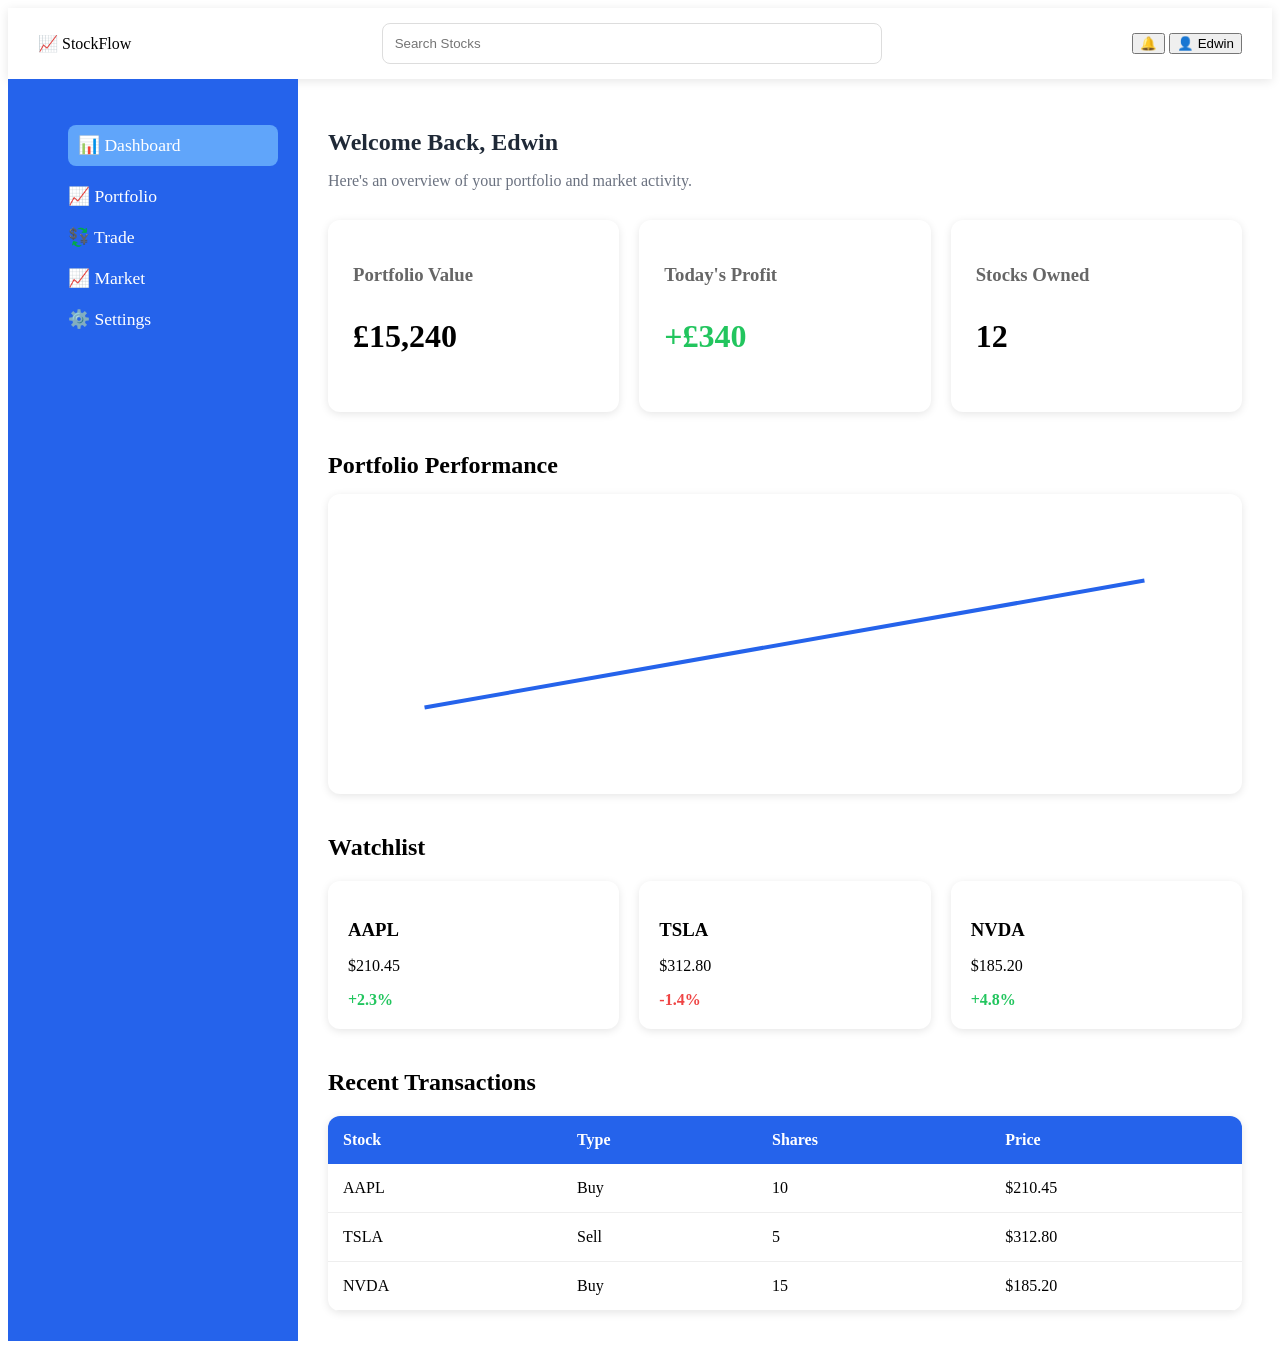
<file: index.html>
<!DOCTYPE html>
<html lang="en">

<head>
    <meta charset="UTF-8">
    <meta name="viewport" content="width=device-width, initial-scale=1.0">
    <link rel="stylesheet" href="css/styles.css">
    <title>Document</title>
</head>

<body>

    <!-- Top Navigation -->
    <header class="topbar">

        <div class="logo">
            📈 StockFlow
        </div>

        <div class="search-container">
            <input type="search" placeholder="Search Stocks">
        </div>

        <div class="topbar-icons">
            <button>🔔</button>
            <button>👤 Edwin</button>
        </div>

    </header>


    <div class="dashboard-container">


        <aside class="sidebar">

            <ul>

                <li>
                    <a href="index.html" class="active">📊 Dashboard</a>
                </li>

                <li>
                    <a href="portfolio.html">📈 Portfolio</a>
                </li>

                <li>
                    <a href="trade.html">💱 Trade</a>
                </li>

                <li>
                    <a href="market.html"> 📈 Market</a>
                </li>

                <li>
                    <a href="settings.html">⚙️ Settings</a>
                </li>

            </ul>

        </aside>


        <main class="main-content">

            <section class="welcome-banner">

                <h1>Welcome Back, Edwin</h1>

                <p>
                    Here's an overview of your portfolio and market activity.
                </p>

            </section>

            <section class="cards">

                <article class="card">
                    <h3>Portfolio Value</h3>
                    <p>£15,240</p>
                </article>

                <article class="card">
                    <h3>Today's Profit</h3>
                    <p class="profit">+£340</p>
                </article>

                <article class="card">
                    <h3>Stocks Owned</h3>
                    <p>12</p>
                </article>

            </section>

            <section class="chart-section">
                <h2>Portfolio Performance</h2>
                <div class="chart-placeholder">
                    <div class="chart-line"></div>
                </div>
            </section>

            <section class="watchlist-section">

                <h2>Watchlist</h2>

                <div class="watchlist">

                    <article class="watch-card">
                        <h3>AAPL</h3>
                        <p>$210.45</p>
                        <span class="gain">+2.3%</span>
                    </article>

                    <article class="watch-card">
                        <h3>TSLA</h3>
                        <p>$312.80</p>
                        <span class="loss">-1.4%</span>
                    </article>

                    <article class="watch-card">
                        <h3>NVDA</h3>
                        <p>$185.20</p>
                        <span class="gain">+4.8%</span>
                    </article>

                </div>

            </section>

            <section class="transactions-section">

                <h2>Recent Transactions</h2>

                <table>

                    <thead>
                        <tr>
                            <th>Stock</th>
                            <th>Type</th>
                            <th>Shares</th>
                            <th>Price</th>
                        </tr>
                    </thead>

                    <tbody>

                        <tr>
                            <td>AAPL</td>
                            <td>Buy</td>
                            <td>10</td>
                            <td>$210.45</td>
                        </tr>

                        <tr>
                            <td>TSLA</td>
                            <td>Sell</td>
                            <td>5</td>
                            <td>$312.80</td>
                        </tr>

                        <tr>
                            <td>NVDA</td>
                            <td>Buy</td>
                            <td>15</td>
                            <td>$185.20</td>
                        </tr>

                    </tbody>

                </table>

            </section>




        </main>

    </div>

</body>

</html>
</file>
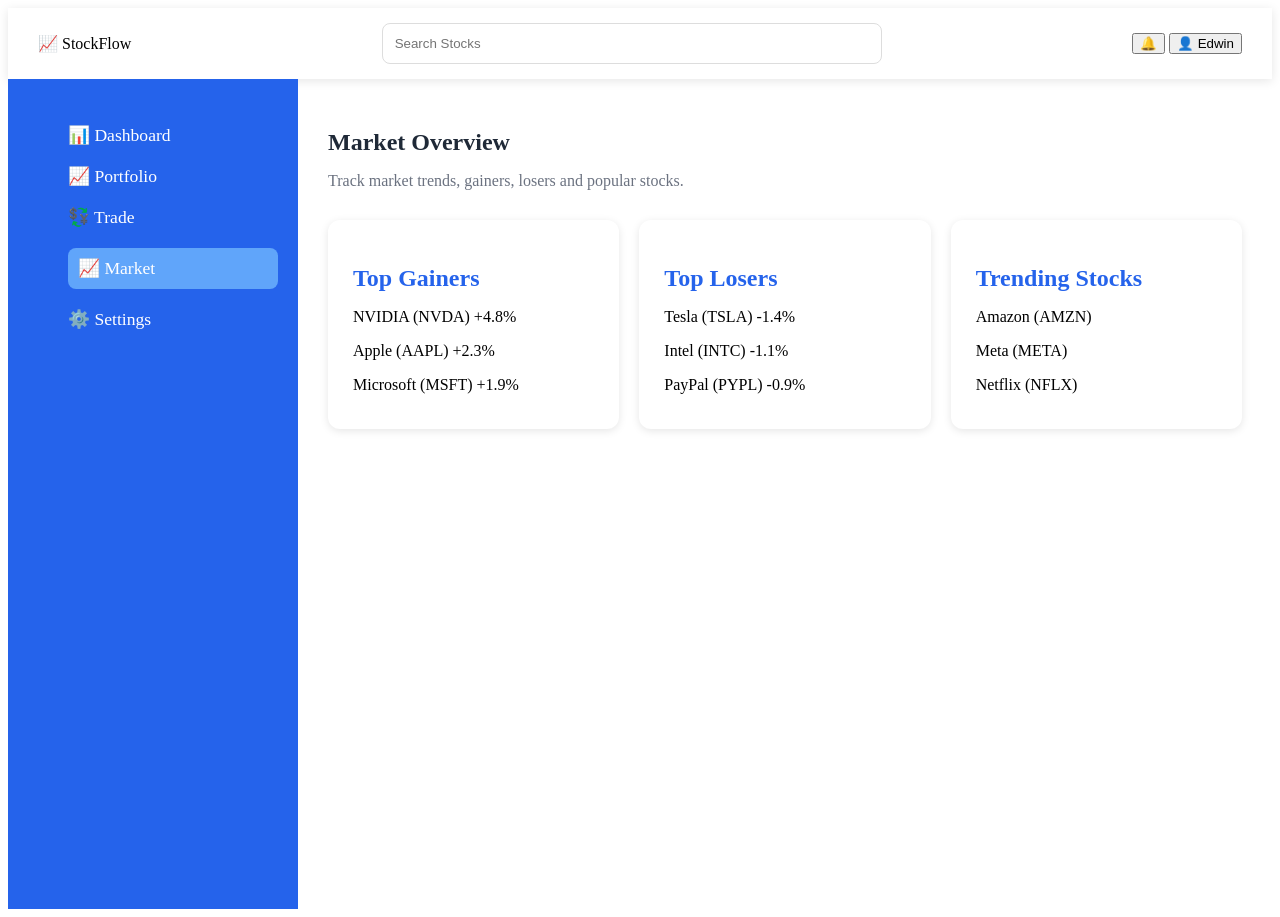
<file: market.html>
<!DOCTYPE html>
<html lang="en">

<head>
    <meta charset="UTF-8">
    <meta name="viewport" content="width=device-width, initial-scale=1.0">
    <link rel="stylesheet" href="css/styles.css">
    <title>Portfolio</title>
</head>

<body>

    <!-- Top Navigation -->
    <header class="topbar">

        <div class="logo">
            📈 StockFlow
        </div>

        <div class="search-container">
            <input type="search" placeholder="Search Stocks">
        </div>

        <div class="topbar-icons">
            <button>🔔</button>
            <button>👤 Edwin</button>
        </div>

    </header>


    <div class="dashboard-container">


        <aside class="sidebar">

            <ul>

                <li>
                    <a href="index.html">📊 Dashboard</a>
                </li>

                <li>
                    <a href="portfolio.html">📈 Portfolio</a>
                </li>

                <li>
                    <a href="trade.html" >💱 Trade</a>
                </li>

                <li>
                    <a href="market.html" class="active"> 📈 Market</a>
                </li>

                <li>
                    <a href="settings.html">⚙️ Settings</a>
                </li>

            </ul>

        </aside>


        <main class="main-content">

    <section class="welcome-banner">

        <h1>Market Overview</h1>

        <p>
            Track market trends, gainers, losers and popular stocks.
        </p>

    </section>

    <section class="market-grid">

        <article class="market-card">

            <h2>Top Gainers</h2>

            <p>NVIDIA (NVDA) +4.8%</p>
            <p>Apple (AAPL) +2.3%</p>
            <p>Microsoft (MSFT) +1.9%</p>

        </article>

        <article class="market-card">

            <h2>Top Losers</h2>

            <p>Tesla (TSLA) -1.4%</p>
            <p>Intel (INTC) -1.1%</p>
            <p>PayPal (PYPL) -0.9%</p>

        </article>

        <article class="market-card">

            <h2>Trending Stocks</h2>

            <p>Amazon (AMZN)</p>
            <p>Meta (META)</p>
            <p>Netflix (NFLX)</p>

        </article>

    </section>

</main>

    </div>

</body>

</html>
</file>
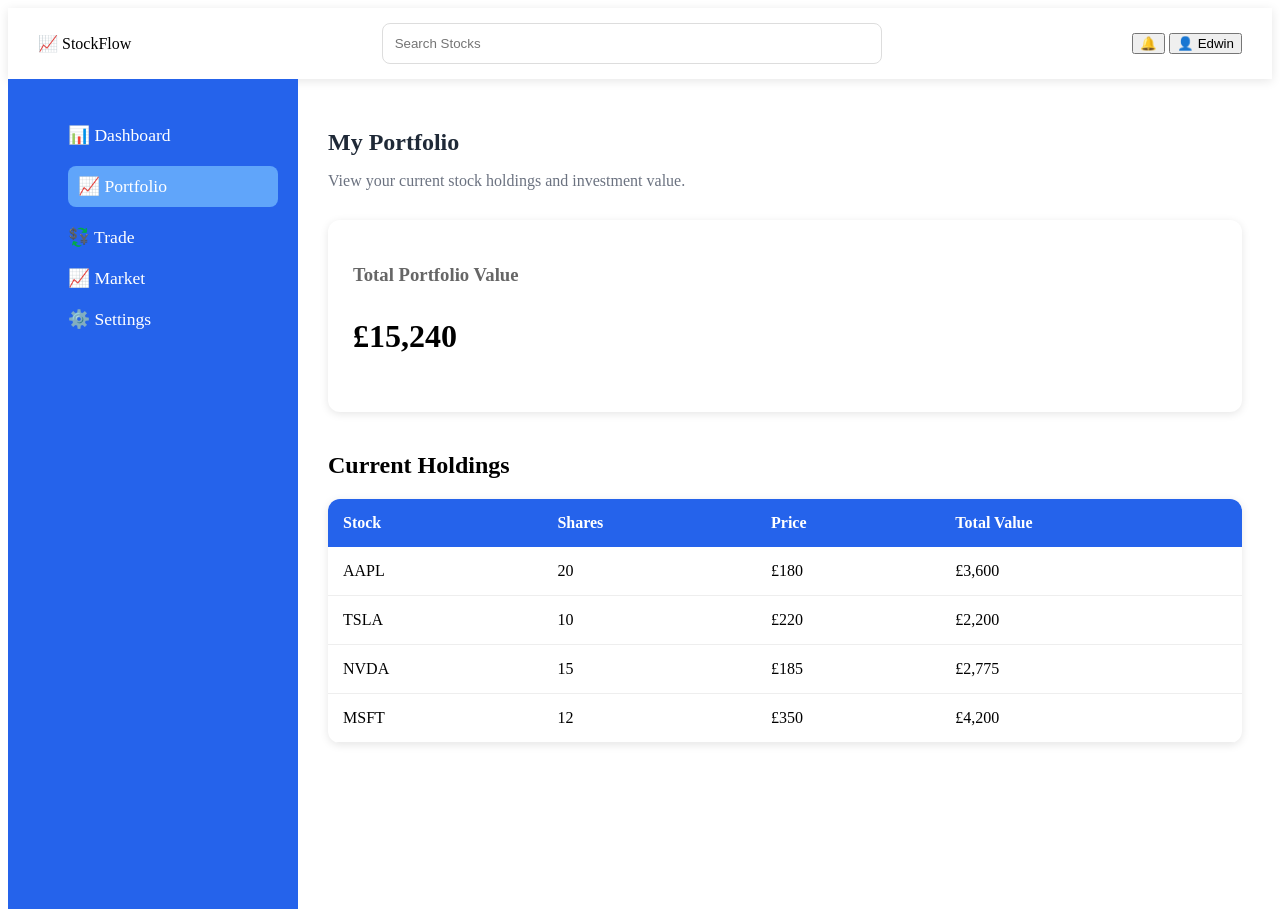
<file: portfolio.html>
<!DOCTYPE html>
<html lang="en">

<head>
    <meta charset="UTF-8">
    <meta name="viewport" content="width=device-width, initial-scale=1.0">
    <link rel="stylesheet" href="css/styles.css">
    <title>Portfolio</title>
</head>

<body>

    <!-- Top Navigation -->
    <header class="topbar">

        <div class="logo">
            📈 StockFlow
        </div>

        <div class="search-container">
            <input type="search" placeholder="Search Stocks">
        </div>

        <div class="topbar-icons">
            <button>🔔</button>
            <button>👤 Edwin</button>
        </div>

    </header>


    <div class="dashboard-container">


        <aside class="sidebar">

            <ul>

                <li>
                    <a href="index.html">📊 Dashboard</a>
                </li>

                <li>
                    <a href="portfolio.html" class="active">📈 Portfolio</a>
                </li>

                <li>
                    <a href="trade.html">💱 Trade</a>
                </li>

                <li>
                    <a href="market.html"> 📈 Market</a>
                </li>

                <li>
                    <a href="settings.html">⚙️ Settings</a>
                </li>

            </ul>

        </aside>


        <main class="main-content">

            <section class="welcome-banner">

                <h1>My Portfolio</h1>

                <p>
                    View your current stock holdings and investment value.
                </p>

            </section>

            <section class="portfolio-summary">

                <div class="card">
                    <h3>Total Portfolio Value</h3>
                    <p>£15,240</p>
                </div>

            </section>

            <section class="transactions-section">

                <h2>Current Holdings</h2>

                <table>

                    <thead>

                        <tr>
                            <th>Stock</th>
                            <th>Shares</th>
                            <th>Price</th>
                            <th>Total Value</th>
                        </tr>

                    </thead>

                    <tbody>

                        <tr>
                            <td>AAPL</td>
                            <td>20</td>
                            <td>£180</td>
                            <td>£3,600</td>
                        </tr>

                        <tr>
                            <td>TSLA</td>
                            <td>10</td>
                            <td>£220</td>
                            <td>£2,200</td>
                        </tr>

                        <tr>
                            <td>NVDA</td>
                            <td>15</td>
                            <td>£185</td>
                            <td>£2,775</td>
                        </tr>

                        <tr>
                            <td>MSFT</td>
                            <td>12</td>
                            <td>£350</td>
                            <td>£4,200</td>
                        </tr>

                    </tbody>

                </table>

            </section>




        </main>

    </div>

</body>

</html>
</file>
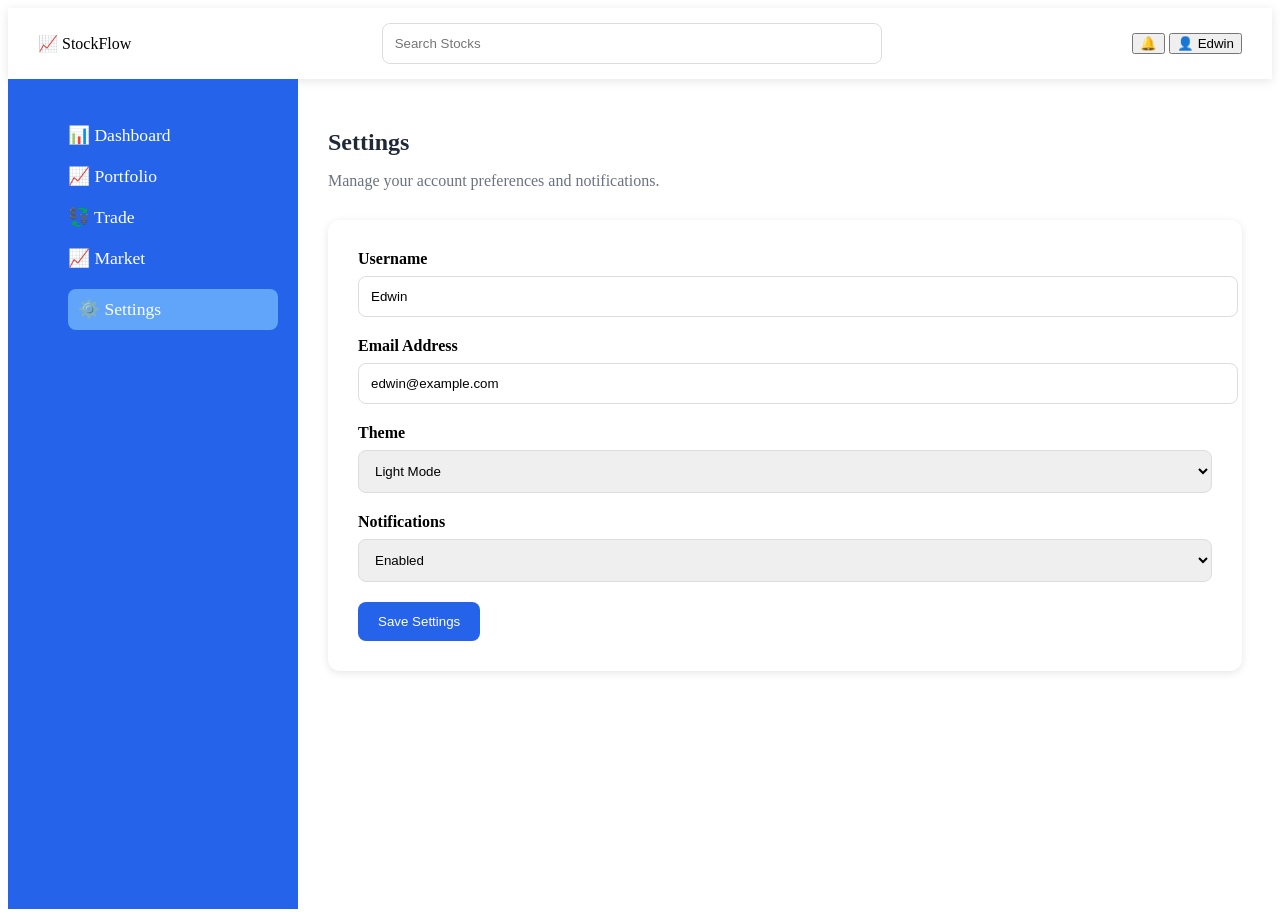
<file: settings.html>
<!DOCTYPE html>
<html lang="en">

<head>
    <meta charset="UTF-8">
    <meta name="viewport" content="width=device-width, initial-scale=1.0">
    <link rel="stylesheet" href="css/styles.css">
    <title>Portfolio</title>
</head>

<body>

    <!-- Top Navigation -->
    <header class="topbar">

        <div class="logo">
            📈 StockFlow
        </div>

        <div class="search-container">
            <input type="search" placeholder="Search Stocks">
        </div>

        <div class="topbar-icons">
            <button>🔔</button>
            <button>👤 Edwin</button>
        </div>

    </header>


    <div class="dashboard-container">


        <aside class="sidebar">

            <ul>

                <li>
                    <a href="index.html">📊 Dashboard</a>
                </li>

                <li>
                    <a href="portfolio.html">📈 Portfolio</a>
                </li>

                <li>
                    <a href="trade.html">💱 Trade</a>
                </li>

                <li>
                    <a href="market.html"> 📈 Market</a>
                </li>

                <li>
                    <a href="settings.html" class="active">⚙️ Settings</a>
                </li>

            </ul>

        </aside>


        <main class="main-content">

            <section class="welcome-banner">

                <h1>Settings</h1>

                <p>
                    Manage your account preferences and notifications.
                </p>

            </section>

            <section class="settings-card">

                <form>

                    <div class="form-group">

                        <label for="username">
                            Username
                        </label>

                        <input type="text" id="username" value="Edwin">

                    </div>

                    <div class="form-group">

                        <label for="email">
                            Email Address
                        </label>

                        <input type="email" id="email" value="edwin@example.com">

                    </div>

                    <div class="form-group">

                        <label for="theme">
                            Theme
                        </label>

                        <select id="theme">

                            <option>Light Mode</option>
                            <option>Dark Mode</option>

                        </select>

                    </div>

                    <div class="form-group">

                        <label for="notifications">
                            Notifications
                        </label>

                        <select id="notifications">

                            <option>Enabled</option>
                            <option>Disabled</option>

                        </select>

                    </div>

                    <button class="save-btn">
                        Save Settings
                    </button>

                </form>

            </section>

        </main>

    </div>

</body>

</html>
</file>
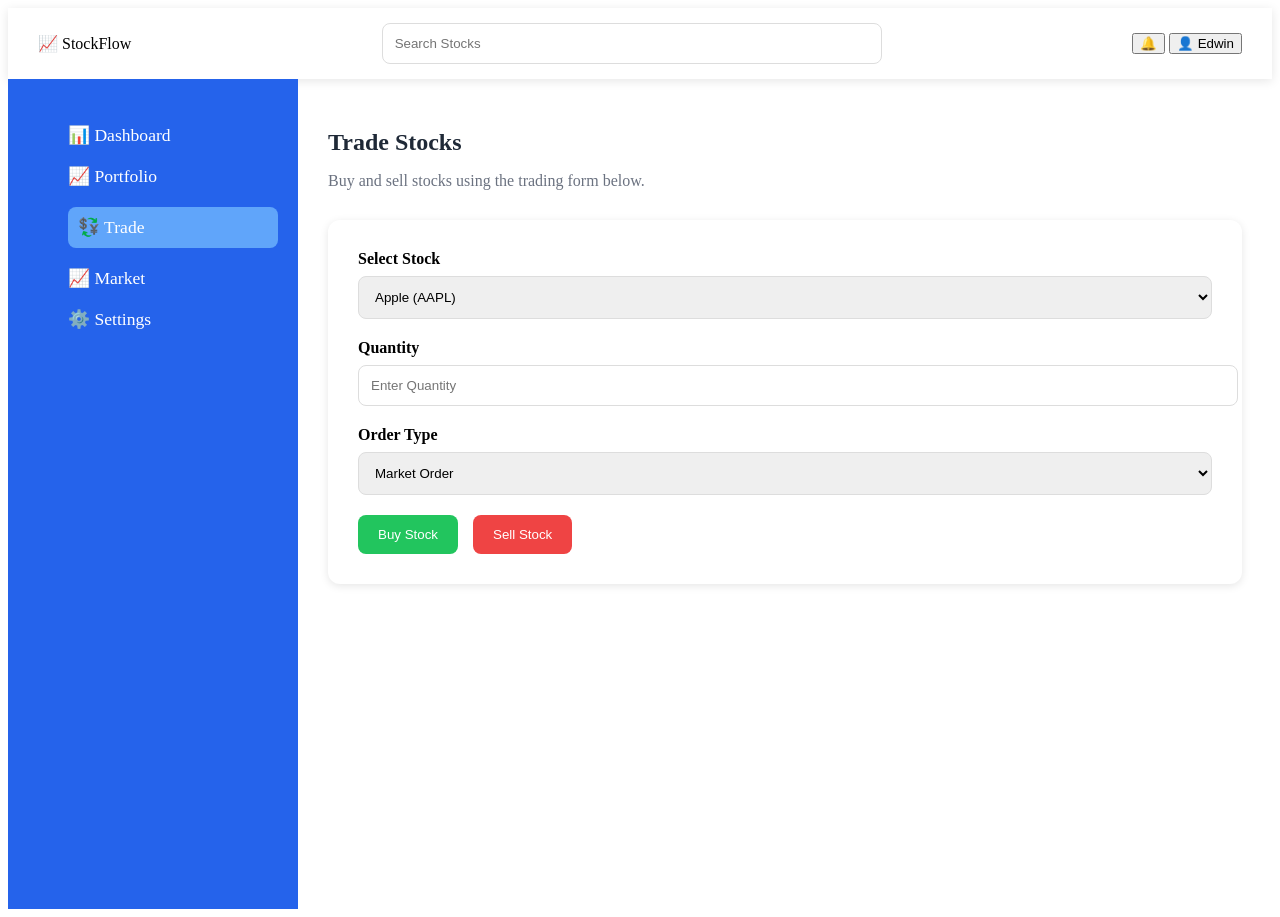
<file: trade.html>
<!DOCTYPE html>
<html lang="en">

<head>
    <meta charset="UTF-8">
    <meta name="viewport" content="width=device-width, initial-scale=1.0">
    <link rel="stylesheet" href="css/styles.css">
    <title>Portfolio</title>
</head>

<body>

    <!-- Top Navigation -->
    <header class="topbar">

        <div class="logo">
            📈 StockFlow
        </div>

        <div class="search-container">
            <input type="search" placeholder="Search Stocks">
        </div>

        <div class="topbar-icons">
            <button>🔔</button>
            <button>👤 Edwin</button>
        </div>

    </header>


    <div class="dashboard-container">


        <aside class="sidebar">

            <ul>

                <li>
                    <a href="index.html">📊 Dashboard</a>
                </li>

                <li>
                    <a href="portfolio.html">📈 Portfolio</a>
                </li>

                <li>
                    <a href="trade.html" class="active">💱 Trade</a>
                </li>

                <li>
                    <a href="market.html"> 📈 Market</a>
                </li>

                <li>
                    <a href="settings.html">⚙️ Settings</a>
                </li>

            </ul>

        </aside>


        <main class="main-content">

            <section class="welcome-banner">

                <h1>Trade Stocks</h1>

                <p>
                    Buy and sell stocks using the trading form below.
                </p>

            </section>

            <section class="trade-form-card">

                <form>

                    <div class="form-group">

                        <label for="stock">
                            Select Stock
                        </label>

                        <select id="stock">

                            <option>Apple (AAPL)</option>
                            <option>Tesla (TSLA)</option>
                            <option>NVIDIA (NVDA)</option>
                            <option>Microsoft (MSFT)</option>

                        </select>

                    </div>

                    <div class="form-group">

                        <label for="quantity">
                            Quantity
                        </label>

                        <input type="number" id="quantity" placeholder="Enter Quantity">

                    </div>

                    <div class="form-group">

                        <label for="order-type">
                            Order Type
                        </label>

                        <select id="order-type">

                            <option>Market Order</option>
                            <option>Limit Order</option>

                        </select>

                    </div>

                    <div class="button-group">

                        <button class="buy-btn">
                            Buy Stock
                        </button>

                        <button class="sell-btn">
                            Sell Stock
                        </button>

                    </div>

                </form>

            </section>




        </main>

    </div>

</body>

</html>
</file>
<file: css/styles.css>
.topbar {
    background: white;
    padding: 15px 30px;
    display: flex;
    justify-content: space-between;
    align-items: center;
    box-shadow: 0 2px 10px rgba(0, 0, 0, 0.1);
}

.dashboard-container {
    display: flex;
    min-height: calc(100vh - 70px);
}

.sidebar {
    width: 250px;
    background: #2563EB;
    padding: 30px 20px;
}

.sidebar ul {
    list-style: none;
}

.sidebar li {
    margin-bottom: 20px;
}

.sidebar a {
    color: white;
    text-decoration: none;
    font-size: 1.1rem;
    display: block;
}

.sidebar a:hover {
    background: #60A5FA;
    padding: 10px;
    border-radius: 8px;
}

.search-container input {
    width: 500px;
    padding: 12px;
    border: 1px solid #ddd;
    border-radius: 8px;
}

.main-content {
    flex: 1;
    padding: 30px;
}

.cards {
    display: grid;
    grid-template-columns: repeat(3, 1fr);
    gap: 20px;
    margin-top: 20px;
}

.card {
    background: white;
    padding: 25px;
    border-radius: 12px;
    box-shadow: 0 2px 8px rgba(0, 0, 0, 0.1);
}

.card h3 {
    color: #666;
    margin-bottom: 10px;
}

.card p {
    font-size: 2rem;
    font-weight: bold;
}

.profit {
    color: #22C55E;
}


.chart-section {
    margin-top: 40px;
}

.chart-section h2 {
    margin-bottom: 15px;
}

.chart-placeholder {
    background: white;
    height: 300px;
    border-radius: 12px;
    box-shadow: 0 2px 8px rgba(0, 0, 0, 0.1);

    display: flex;
    justify-content: center;
    align-items: center;
}

.chart-line {
    width: 80%;
    height: 4px;
    background: #2563EB;

    transform: rotate(-10deg);
}

.watchlist-section {
    margin-top: 40px;
}

.watchlist {
    display: grid;
    grid-template-columns: repeat(3, 1fr);
    gap: 20px;
}

.watch-card {
    background: white;
    padding: 20px;
    border-radius: 12px;
    box-shadow: 0 2px 8px rgba(0, 0, 0, 0.1);
}

.watch-card h3 {
    margin-bottom: 10px;
}

.gain {
    color: #22C55E;
    font-weight: bold;
}

.loss {
    color: #EF4444;
    font-weight: bold;
}

.transactions-section {
    margin-top: 40px;
}

table {
    width: 100%;
    background: white;
    border-collapse: collapse;
    border-radius: 12px;
    overflow: hidden;
    box-shadow: 0 2px 8px rgba(0, 0, 0, 0.1);
}

th {
    background: #2563EB;
    color: white;
    text-align: left;
    padding: 15px;
}

td {
    padding: 15px;
    border-bottom: 1px solid #eee;
}

tr:hover {
    background: #f8f9fa;
}

.sidebar a.active {
    background: #60A5FA;
    padding: 10px;
    border-radius: 8px;
}

.welcome-banner {
    margin-bottom: 30px;
}

.welcome-banner h1 {
    color: #1F2937;
    margin-bottom: 10px;
}

.welcome-banner p {
    color: #6B7280;
}

.card:hover {
    transform: translateY(-5px);
    transition: 0.3s;
}

.watch-card:hover {
    transform: translateY(-5px);
    transition: 0.3s;
}

.trade-form-card {
    background: white;
    padding: 30px;
    border-radius: 12px;
    box-shadow: 0 2px 8px rgba(0, 0, 0, 0.1);
}

.form-group {
    margin-bottom: 20px;
}

.form-group label {
    display: block;
    margin-bottom: 8px;
    font-weight: bold;
}

.form-group input,
.form-group select {
    width: 100%;
    padding: 12px;
    border: 1px solid #ddd;
    border-radius: 8px;
}

.button-group {
    display: flex;
    gap: 15px;
}

.buy-btn {
    background: #22C55E;
    color: white;
    border: none;
    padding: 12px 20px;
    border-radius: 8px;
    cursor: pointer;
}

.sell-btn {
    background: #EF4444;
    color: white;
    border: none;
    padding: 12px 20px;
    border-radius: 8px;
    cursor: pointer;
}


.market-grid {
    display: grid;
    grid-template-columns: repeat(3, 1fr);
    gap: 20px;
}

.market-card {
    background: white;
    padding: 25px;
    border-radius: 12px;
    box-shadow: 0 2px 8px rgba(0, 0, 0, 0.1);
}

.market-card h2 {
    margin-bottom: 15px;
    color: #2563EB;
}

.market-card p {
    margin-bottom: 10px;
}

.settings-card {
    background: white;
    padding: 30px;
    border-radius: 12px;
    box-shadow: 0 2px 8px rgba(0, 0, 0, 0.1);
}

.save-btn {
    background: #2563EB;
    color: white;
    border: none;
    padding: 12px 20px;
    border-radius: 8px;
    cursor: pointer;
}

.save-btn:hover {
    background: #1D4ED8;
}


@media (max-width: 768px) {

    .dashboard-container {
        flex-direction: column;
    }

    .sidebar {
        padding: 10px;
        width: 100%;
    }

    .sidebar ul{
        display:flex;
        flex-direction:column;
        align-items:flex-start;
        gap:10px;
    }


    .sidebar li {
        margin-bottom: 10px;
    }

    .main-content {
        padding: 20px;
    }

    .cards {
        grid-template-columns: 1fr;
    }

    .watchlist {
        grid-template-columns: 1fr;
    }

    .market-grid {
        grid-template-columns: 1fr;
    }

    .topbar {
        flex-direction: column;
        gap: 15px;
    }

    .search-container {
        width: 100%;
    }

    .search-container input {
        width: 100%;
    }

    .transactions-section {
        overflow-x: auto;
    }

    table {
        min-width: 600px;
    }

     .welcome-banner h1{
        font-size:2rem;
    }

}
</file>
